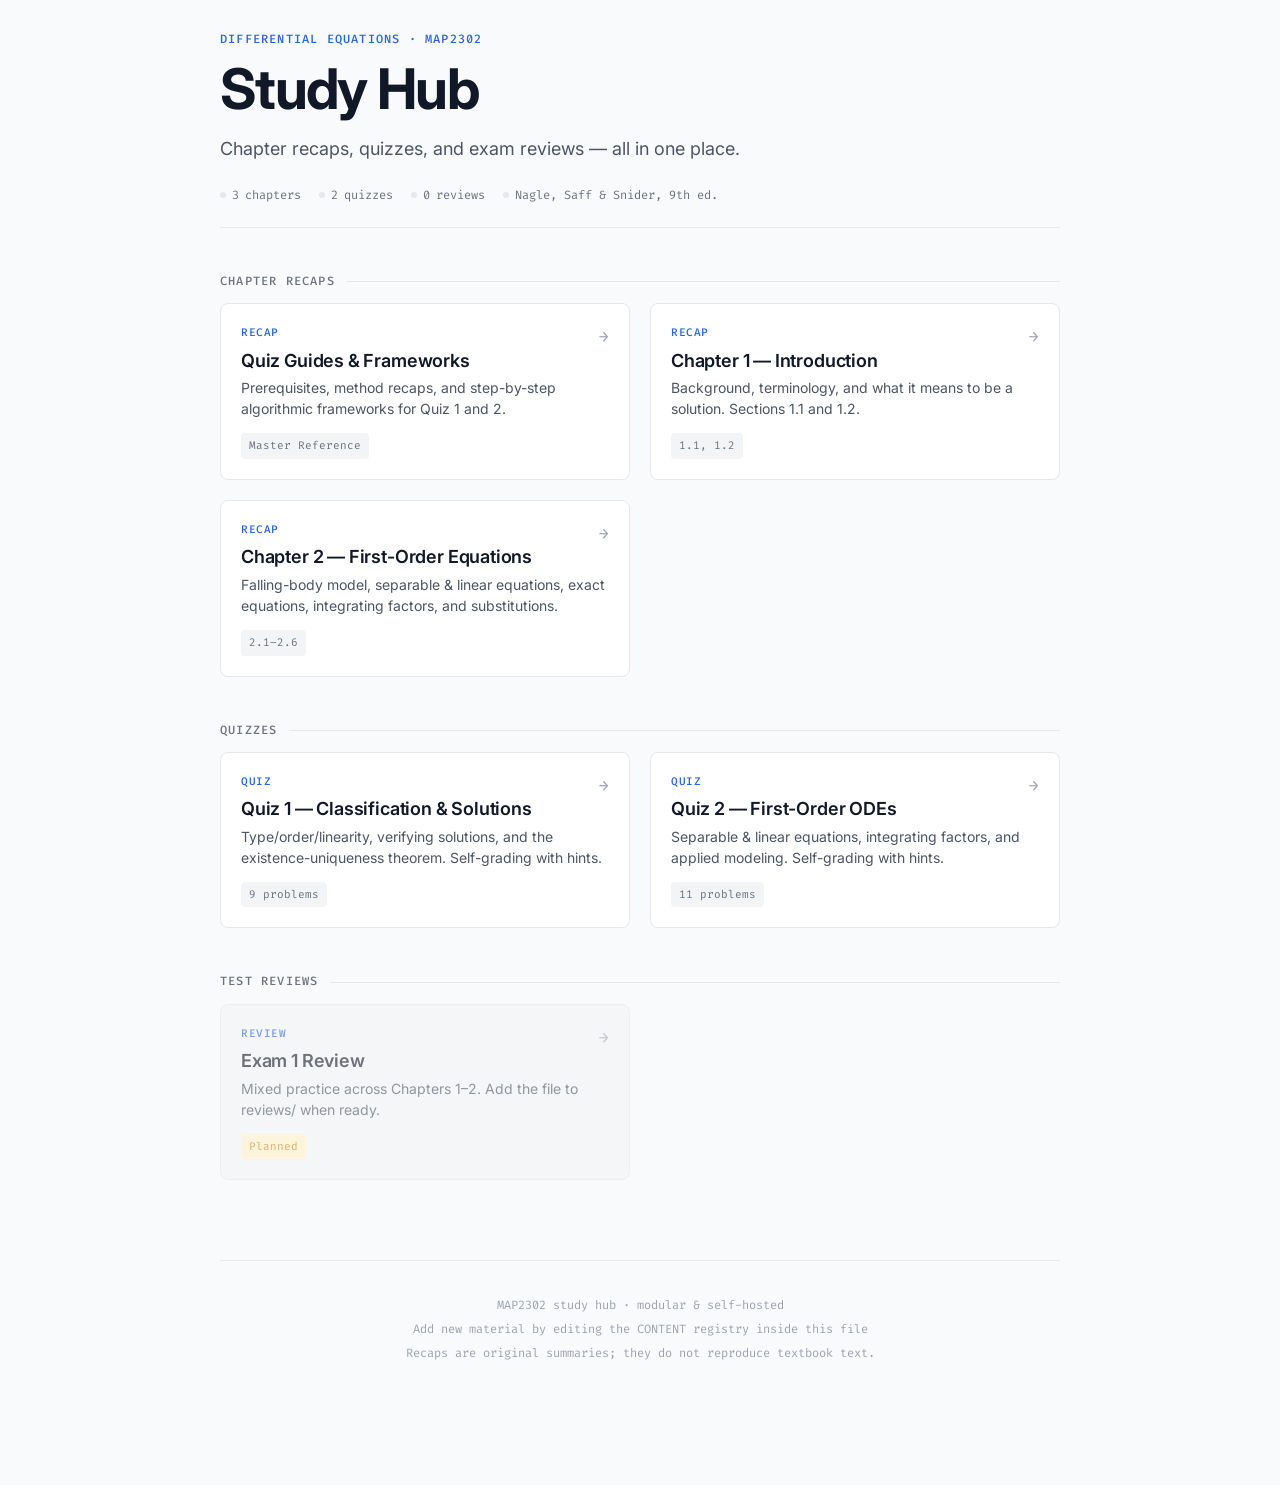
<file: index.html>
<!DOCTYPE html>
<html lang="en">
<head>
<meta charset="UTF-8">
<meta name="viewport" content="width=device-width, initial-scale=1.0">
<title>MAP2302 — Study Hub</title>
<link rel="stylesheet" href="assets/style.css">
</head>
<body>
<div class="wrap">

  <header class="masthead">
    <p class="eyebrow">Differential Equations · MAP2302</p>
    <h1 class="title">Study&nbsp;Hub</h1>
    <p class="subtitle">Chapter recaps, quizzes, and exam reviews — all in one place.</p>
    <div class="meta-row">
      <span><i class="dot"></i> <span id="count-chapters">0</span> chapters</span>
      <span><i class="dot"></i> <span id="count-quizzes">0</span> quizzes</span>
      <span><i class="dot"></i> <span id="count-reviews">0</span> reviews</span>
      <span><i class="dot"></i> Nagle, Saff &amp; Snider, 9th ed.</span>
    </div>
  </header>

  <main id="dashboard"></main>

  <footer>
    MAP2302 study hub · modular &amp; self-hosted<br>
    Add new material by editing the CONTENT registry inside this file<br>
    Recaps are original summaries; they do not reproduce textbook text.
  </footer>
</div>

<script>
/* ============================================================
   CONTENT REGISTRY  (inlined — edit here to add material)
   ------------------------------------------------------------
   This list drives the dashboard cards below. To add a new
   chapter, quiz, or review: create the HTML file in the right
   folder, then add one entry to the matching array here.

   Fields:
     title  - card heading
     desc   - one-line description
     href   - path to the HTML file (relative to this index.html)
     tag    - small label (sections covered, # of problems, etc.)
     status - "ready" or "soon" (greyed-out placeholder)
   ============================================================ */
const CONTENT = {

  chapters: [
    {
      title: "Quiz Guides & Frameworks",
      desc: "Prerequisites, method recaps, and step-by-step algorithmic frameworks for Quiz 1 and 2.",
      href: "chapters/quiz-guides.html",
      tag: "Master Reference",
      status: "ready"
    },
    {
      title: "Chapter 1 — Introduction",
      desc: "Background, terminology, and what it means to be a solution. Sections 1.1 and 1.2.",
      href: "chapters/ch1-introduction.html",
      tag: "1.1, 1.2",
      status: "ready"
    },
    {
      title: "Chapter 2 — First-Order Equations",
      desc: "Falling-body model, separable & linear equations, exact equations, integrating factors, and substitutions.",
      href: "chapters/ch2-first-order.html",
      tag: "2.1\u20132.6",
      status: "ready"
    }
  ],

  quizzes: [
    {
      title: "Quiz 1 — Classification & Solutions",
      desc: "Type/order/linearity, verifying solutions, and the existence-uniqueness theorem. Self-grading with hints.",
      href: "quizzes/quiz1.html",
      tag: "9 problems",
      status: "ready"
    },
    {
      title: "Quiz 2 — First-Order ODEs",
      desc: "Separable & linear equations, integrating factors, and applied modeling. Self-grading with hints.",
      href: "quizzes/quiz2.html",
      tag: "11 problems",
      status: "ready"
    }
  ],

  reviews: [
    {
      title: "Exam 1 Review",
      desc: "Mixed practice across Chapters 1\u20132. Add the file to reviews/ when ready.",
      href: "#",
      tag: "Planned",
      status: "soon"
    }
  ]

};

/* ============================ RENDER ============================ */
const dash = document.getElementById('dashboard');

function makeCard(item, ctype){
  const soon = item.status === 'soon';
  const a = document.createElement('a');
  a.className = 'card' + (soon ? ' soon' : '');
  a.href = soon ? '#' : item.href;
  a.innerHTML =
    '<span class="arrow">\u2192</span>' +
    '<div class="ctype">' + ctype + '</div>' +
    '<div class="ctitle">' + item.title + '</div>' +
    '<div class="cdesc">' + item.desc + '</div>' +
    (item.tag ? '<span class="ctag">' + item.tag + '</span>' : '');
  return a;
}

function renderSection(label, items, ctype){
  const wrapper = document.createElement('div');
  const head = document.createElement('div');
  head.className = 'section-label';
  head.textContent = label;
  wrapper.appendChild(head);

  if(!items || items.length === 0){
    const e = document.createElement('div');
    e.className = 'empty';
    e.textContent = 'Nothing here yet \u2014 add an entry to the CONTENT registry in this file.';
    wrapper.appendChild(e);
  } else {
    const grid = document.createElement('div');
    grid.className = 'card-grid';
    items.forEach(it => grid.appendChild(makeCard(it, ctype)));
    wrapper.appendChild(grid);
  }
  dash.appendChild(wrapper);
}

renderSection('Chapter Recaps', CONTENT.chapters, 'Recap');
renderSection('Quizzes', CONTENT.quizzes, 'Quiz');
renderSection('Test Reviews', CONTENT.reviews, 'Review');

const ready = arr => (arr||[]).filter(x => x.status !== 'soon').length;
document.getElementById('count-chapters').textContent = ready(CONTENT.chapters);
document.getElementById('count-quizzes').textContent  = ready(CONTENT.quizzes);
document.getElementById('count-reviews').textContent  = ready(CONTENT.reviews);
</script>
</body>
</html>
</file>
<file: assets/style.css>
@import url('https://fonts.googleapis.com/css2?family=Inter:wght@400;500;600;700&family=Fira+Code:wght@400;500&display=swap');

:root {
  --ink: #111827; --paper: #f9fafb; --paper-2: #f3f4f6; --paper-3: #ffffff;
  --line: #e5e7eb; --accent: #2563eb; --accent-dark: #1d4ed8; --accent-soft: #dbeafe;
  --warn: #d97706; --warn-soft: #fef3c7; --good: #059669; --bad: #dc2626; --bad-soft: #fee2e2;
  --shadow: rgba(0, 0, 0, 0.08);
  --mono: "Fira Code", ui-monospace, Menlo, monospace;
  --serif: "Inter", system-ui, -apple-system, sans-serif; 
}

* { box-sizing: border-box; }
html { scroll-behavior: smooth; }
body { margin: 0; background: var(--paper); color: var(--ink); font-family: var(--serif); font-size: 16px; line-height: 1.6; -webkit-font-smoothing: antialiased; }
body::before { display: none; }

.wrap { position: relative; z-index: 1; max-width: 880px; margin: 0 auto; padding: 0 20px 120px; }
.wrap.narrow { max-width: 760px; }
.topnav { position: relative; z-index: 5; display: flex; align-items: center; justify-content: space-between; gap: 16px; max-width: 880px; margin: 0 auto; padding: 18px 20px 0; flex-wrap: wrap; }
.topnav a.home { font-family: var(--mono); font-size: 12px; letter-spacing: .05em; text-transform: uppercase; color: var(--accent); text-decoration: none; display: inline-flex; align-items: center; gap: 8px; font-weight: 500; }
.topnav a.home:hover { color: var(--accent-dark); text-decoration: underline; }
.crumbs { font-family: var(--mono); font-size: 12px; color: #6b7280; }
header.masthead { border-bottom: 1px solid var(--line); padding: 30px 0 22px; margin-bottom: 24px; }
.eyebrow { font-family: var(--mono); font-size: 12px; letter-spacing: .1em; text-transform: uppercase; color: var(--accent); margin: 0 0 10px; font-weight: 500; }
h1.title { font-weight: 700; font-size: clamp(34px, 6.5vw, 56px); line-height: 1.1; margin: 0; letter-spacing: -0.03em; color: #111827; font-family: var(--serif); }
.subtitle { color: #4b5563; margin: 14px 0 0; font-size: 18px; font-weight: 400; }
.meta-row { display: flex; flex-wrap: wrap; gap: 18px; margin-top: 22px; font-family: var(--mono); font-size: 12px; color: #6b7280; }
.meta-row span { display: inline-flex; align-items: center; gap: 6px; }
.dot { width: 6px; height: 6px; border-radius: 50%; background: var(--line); display: inline-block; }

.prose h2 { font-size: 24px; font-weight: 600; letter-spacing: -0.02em; margin: 42px 0 12px; padding-bottom: 8px; border-bottom: 1px solid var(--line); }
.prose h3 { font-family: var(--mono); font-size: 14px; letter-spacing: .05em; text-transform: uppercase; color: var(--accent); margin: 28px 0 8px; font-weight: 600; }
.prose p, .prose ul, .prose ol { margin: 12px 0; color: #374151; }
.prose ul, .prose ol { padding-left: 22px; }
.prose li { margin: 6px 0; }
.lead { font-size: 18px; color: #4b5563; font-weight: 500; }

.box { border: 1px solid var(--line); border-left: 4px solid var(--accent); background: var(--paper-3); border-radius: 6px; padding: 16px 20px; margin: 24px 0; box-shadow: 0 1px 2px var(--shadow); }
.box h4 { font-family: var(--mono); font-size: 12px; letter-spacing: .05em; text-transform: uppercase; margin: 0 0 8px; color: var(--accent); }
.box.method { border-left-color: var(--accent); }
.box.pitfall { border-left-color: var(--bad); }
.box.pitfall h4 { color: var(--bad); }
.box.example { border-left-color: var(--warn); background: #fffbeb; }
.box.example h4 { color: var(--warn); }
.formula { background: var(--paper-2); border: 1px solid var(--line); border-radius: 6px; padding: 12px 16px; margin: 16px 0; overflow-x: auto; }

table { border-collapse: collapse; width: 100%; margin: 18px 0; font-size: 15px; background: var(--paper-3); box-shadow: 0 1px 2px var(--shadow); border-radius: 6px; overflow: hidden; }
th, td { border: 1px solid var(--line); padding: 12px 16px; text-align: left; vertical-align: top; }
th { background: var(--paper-2); font-family: var(--mono); font-size: 12px; font-weight: 600; letter-spacing: .05em; text-transform: uppercase; color: #4b5563; }

.section-label { font-family: var(--mono); font-size: 12px; letter-spacing: .1em; text-transform: uppercase; color: #6b7280; margin: 44px 0 12px; display: flex; align-items: center; gap: 12px; font-weight: 500; }
.section-label::after { content: ""; flex: 1; height: 1px; background: var(--line); }
.card-grid { display: grid; grid-template-columns: repeat(auto-fill, minmax(280px, 1fr)); gap: 20px; }
.card { display: block; text-decoration: none; color: inherit; background: var(--paper-3); border: 1px solid var(--line); border-radius: 8px; padding: 20px; position: relative; overflow: hidden; transition: transform 0.2s ease, box-shadow 0.2s ease, border-color 0.2s; }
.card:hover { transform: translateY(-2px); box-shadow: 0 10px 15px -3px rgba(0, 0, 0, 0.1), 0 4px 6px -2px rgba(0, 0, 0, 0.05); border-color: #93c5fd; }
.card .ctype { font-family: var(--mono); font-size: 11px; letter-spacing: .05em; text-transform: uppercase; color: var(--accent); font-weight: 500; }
.card .ctitle { font-size: 18px; font-weight: 600; margin: 8px 0 6px; line-height: 1.2; letter-spacing: -0.01em; color: #111827; }
.card .cdesc { font-size: 14px; color: #4b5563; line-height: 1.5; }
.card .ctag { display: inline-block; margin-top: 14px; font-family: var(--mono); font-size: 11px; color: #6b7280; background: var(--paper-2); border-radius: 4px; padding: 4px 8px; }
.card .arrow { position: absolute; top: 20px; right: 20px; color: #9ca3af; transition: 0.2s; font-family: var(--mono); }
.card:hover .arrow { color: var(--accent); transform: translateX(4px); }
.card.soon { opacity: 0.6; pointer-events: none; background: var(--paper-2); }
.card.soon .ctag { color: var(--warn); background: var(--warn-soft); }
.empty { font-family: var(--mono); font-size: 13px; color: #6b7280; padding: 24px; border: 1px dashed #d1d5db; border-radius: 8px; text-align: center; }

footer { margin-top: 80px; padding-top: 32px; border-top: 1px solid var(--line); font-family: var(--mono); font-size: 12px; color: #9ca3af; text-align: center; line-height: 2; }
.kbd { font-family: var(--mono); background: var(--paper-3); border: 1px solid var(--line); border-radius: 4px; padding: 2px 6px; font-size: 11px; box-shadow: 0 1px 1px var(--shadow); color: #4b5563; }
a { color: var(--accent); text-decoration: none; }
a:hover { color: var(--accent-dark); text-decoration: underline; }

.toc { position: sticky; top: 0; background: rgba(249, 250, 251, 0.9); backdrop-filter: blur(8px); border-bottom: 1px solid var(--line); margin: 0 -20px 28px; padding: 12px 20px; font-family: var(--mono); font-size: 13px; z-index: 10; }
.toc a { text-decoration: none; margin-right: 20px; white-space: nowrap; color: #4b5563; }
.toc a:hover { color: var(--accent); }
.toc-scroll { display: flex; gap: 0; overflow-x: auto; -ms-overflow-style: none; scrollbar-width: none; }
.toc-scroll::-webkit-scrollbar { display: none; }

.scoreboard { position: sticky; top: 0; z-index: 20; margin: 0 -20px 36px; padding: 14px 20px; background: rgba(249, 250, 251, 0.9); backdrop-filter: blur(8px); border-bottom: 1px solid var(--line); display: flex; align-items: center; justify-content: space-between; gap: 16px; flex-wrap: wrap; }
.score-stats { font-family: var(--mono); font-size: 13px; letter-spacing: .05em; display: flex; gap: 22px; flex-wrap: wrap; }
.score-stats b { color: var(--accent); font-weight: 600; }
.score-bar { flex: 1; min-width: 120px; height: 6px; background: var(--paper-2); border: 1px solid var(--line); border-radius: 3px; overflow: hidden; }
.score-bar i { display: block; height: 100%; width: 0; background: var(--accent); transition: width .5s ease; }
.btn-reset { font-family: var(--mono); font-size: 11px; letter-spacing: .1em; text-transform: uppercase; background: none; border: 1px solid var(--line); color: var(--ink); padding: 7px 13px; cursor: pointer; border-radius: 4px; transition: .2s; }
.btn-reset:hover { background: var(--paper-2); }

.q { background: var(--paper-3); border: 1px solid var(--line); border-radius: 8px; margin: 0 0 26px; box-shadow: 0 1px 2px var(--shadow); overflow: hidden; }
.q-head { display: flex; gap: 16px; align-items: flex-start; padding: 22px 24px 6px; }
.q-num { font-family: var(--mono); font-weight: 600; font-size: 14px; color: var(--paper-3); background: var(--ink); min-width: 34px; height: 34px; border-radius: 50%; display: flex; align-items: center; justify-content: center; flex-shrink: 0; }
.q.correct .q-num { background: var(--good); }
.q.incorrect .q-num { background: var(--bad); }
.q-body { padding: 0 24px 20px; }
.q-prompt { margin: 6px 0 16px; font-size: 17px; }
.q-prompt .sub { display: block; margin: 4px 0 0 18px; color: #4b5563; }
.tag { font-family: var(--mono); font-size: 10px; letter-spacing: .1em; text-transform: uppercase; color: var(--warn); border: 1px solid var(--warn); border-radius: 4px; padding: 2px 6px; margin-left: 8px; vertical-align: middle; }

.tf-group { display: flex; gap: 10px; flex-wrap: wrap; }
.tf-btn, .mc-btn { font-family: var(--mono); font-size: 13px; letter-spacing: .05em; background: var(--paper-3); border: 1px solid var(--line); color: var(--ink); padding: 8px 16px; cursor: pointer; border-radius: 4px; transition: .2s; text-align: left; }
.tf-btn:hover, .mc-btn:hover { border-color: var(--accent); background: var(--accent-soft); }
.tf-btn.sel, .mc-btn.sel { background: var(--ink); color: var(--paper-3); border-color: var(--ink); }
.mc-group { display: flex; flex-direction: column; gap: 8px; }

textarea, input[type=text] { width: 100%; font-family: var(--mono); font-size: 14px; line-height: 1.55; background: var(--paper-3); border: 1px solid var(--line); border-radius: 4px; padding: 11px 13px; color: var(--ink); resize: vertical; }
textarea { min-height: 78px; }
textarea:focus, input:focus { outline: none; border-color: var(--accent); box-shadow: 0 0 0 2px var(--accent-soft); }
.field-label { font-family: var(--mono); font-size: 11px; letter-spacing: .1em; text-transform: uppercase; color: #6b7280; margin: 0 0 6px; }

.q-actions { display: flex; gap: 10px; flex-wrap: wrap; margin-top: 16px; align-items: center; }
.act { font-family: var(--mono); font-size: 11.5px; letter-spacing: .1em; text-transform: uppercase; padding: 9px 16px; cursor: pointer; border-radius: 4px; transition: .2s; border: 1px solid; }
.act-check { background: var(--accent); color: var(--paper-3); border-color: var(--accent); }
.act-check:hover { background: var(--accent-dark); }
.act-hint { background: none; color: var(--warn); border-color: var(--warn); }
.act-hint:hover { background: var(--warn-soft); }
.act-show { background: none; color: var(--ink); border-color: var(--line); }
.act-show:hover { background: var(--paper-2); }
.act:disabled { opacity: .4; cursor: not-allowed; }

.panel { margin-top: 14px; padding: 14px 16px; border-radius: 4px; font-size: 15px; border-left: 4px solid; display: none; animation: fade .3s ease; }
.panel.show { display: block; }
.panel-hint { background: var(--warn-soft); border-color: var(--warn); }
.panel-ans { background: var(--accent-soft); border-color: var(--accent); }
.panel-result { background: var(--paper-3); border-color: var(--line); }
.panel h4 { font-family: var(--mono); font-size: 11px; letter-spacing: .1em; text-transform: uppercase; margin: 0 0 8px; }
.panel-hint h4 { color: var(--warn); }
.panel-ans h4 { color: var(--accent); }
.result-correct { color: var(--good); font-weight: 600; }
.result-incorrect { color: var(--bad); font-weight: 600; }

.selfgrade { margin-top: 12px; font-size: 15px; }
.sg-btn { font-family: var(--mono); font-size: 11.5px; letter-spacing: .05em; padding: 7px 14px; margin-right: 8px; cursor: pointer; border-radius: 4px; border: 1px solid var(--line); background: var(--paper-3); transition: .2s; }
.sg-got { color: var(--good); } .sg-got:hover, .sg-got.sel { background: var(--good); color: var(--paper-3); border-color: var(--good); }
.sg-miss { color: var(--bad); } .sg-miss:hover, .sg-miss.sel { background: var(--bad); color: var(--paper-3); border-color: var(--bad); }
</file>
